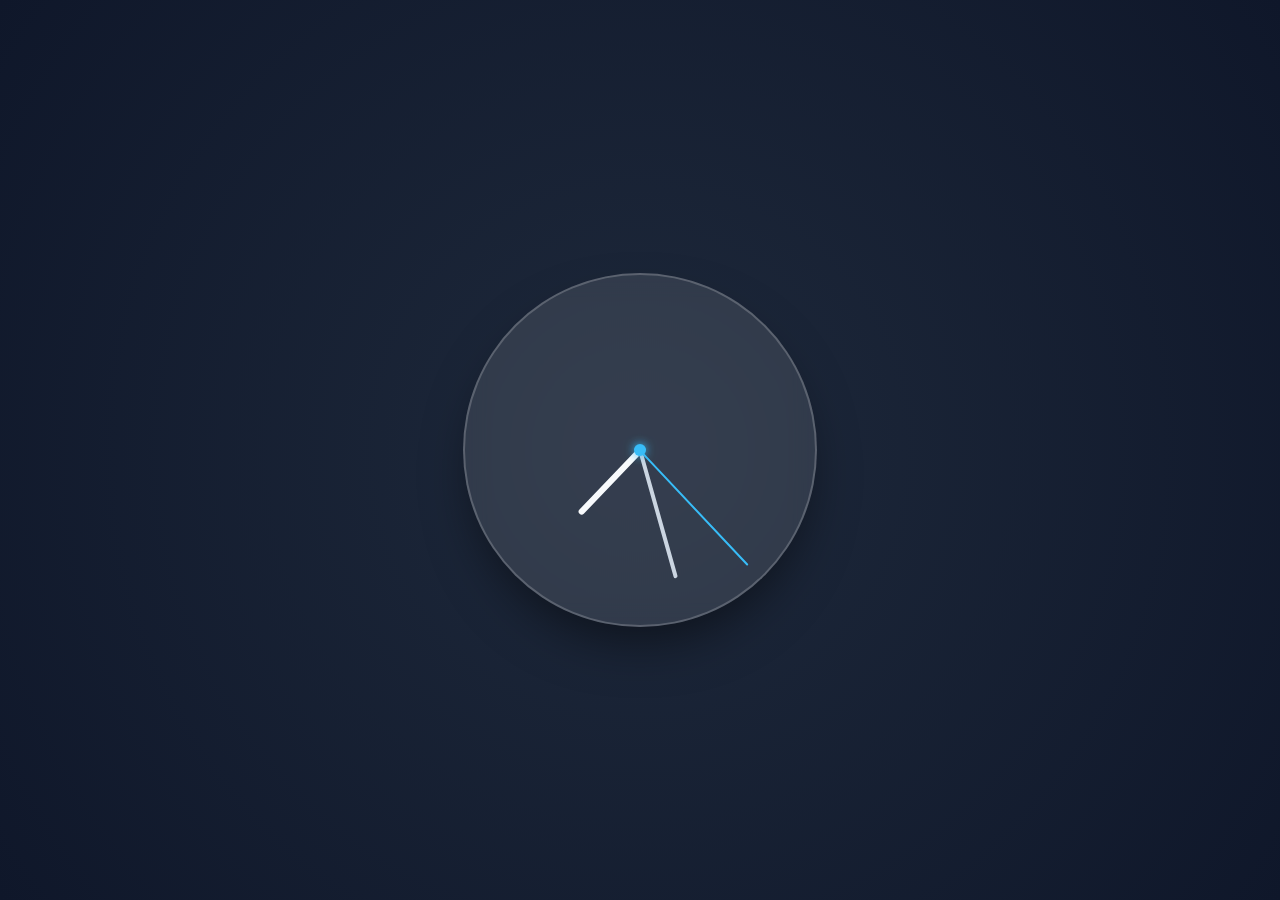
<file: JS-clock/index.html>
<!DOCTYPE html>
<html lang="en">
<head>
    <meta charset="UTF-8">
    <meta name="viewport" content="width=device-width, initial-scale=1.0">
    <link rel="stylesheet" href="./styles.css">
    <title>Modern Clock</title>
</head>
<body>
<div class="clock" id="mainClock">
    <div class="hand hour-hand"></div>
    <div class="hand min-hand"></div>
    <div class="hand second-hand"></div>
  </div>
  <script src="./script.js"></script>
</body>
</html>
</file>
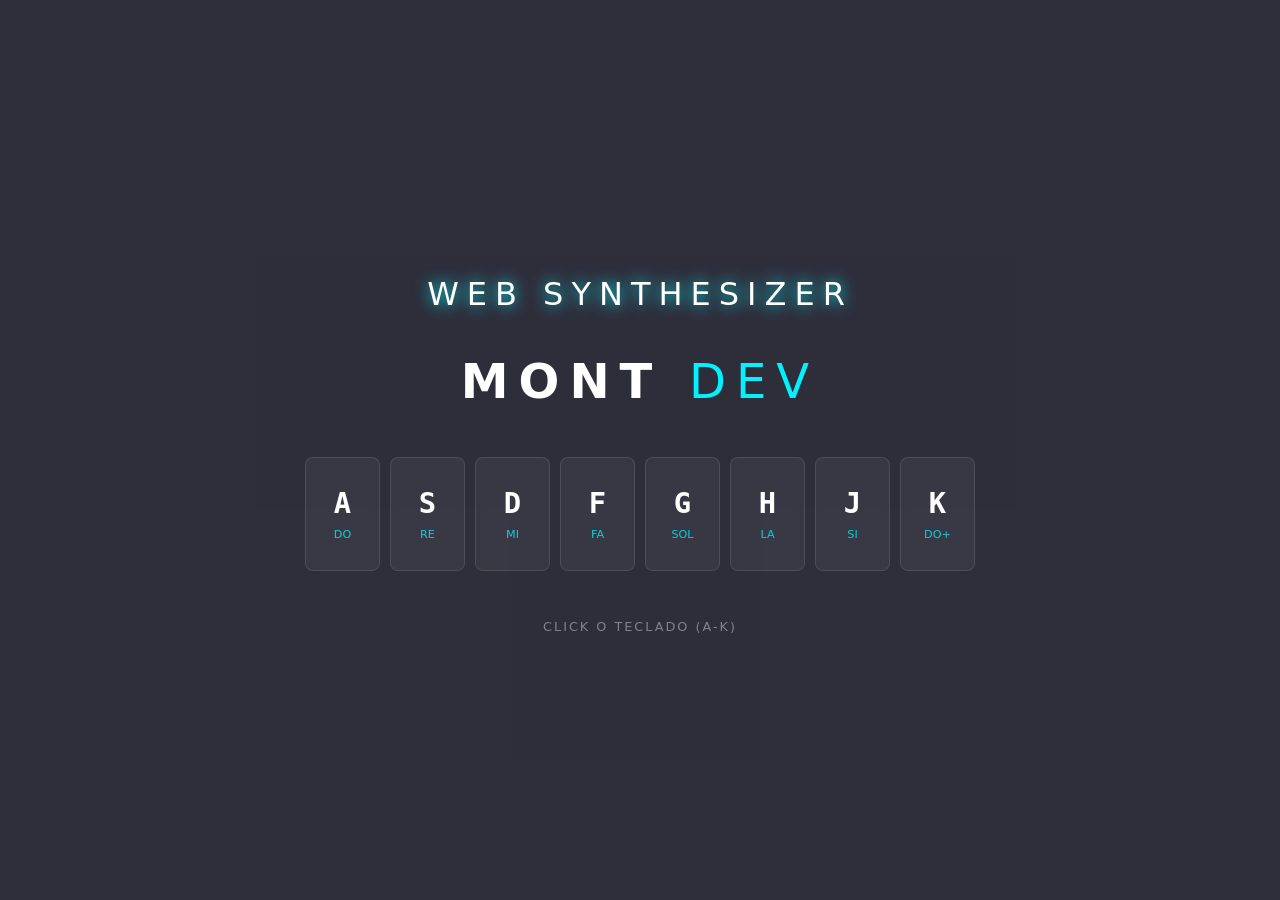
<file: JS-Synth/index.html>
<!DOCTYPE html>
<html lang="es">
<head>
  <meta charset="UTF-8">
  <meta name="viewport" content="width=device-width, initial-scale=1.0">
<link rel="icon" href="https://fav.farm/🖥" />
<link rel="stylesheet" href="./styles.css">
 <title>MontDev Synth Pro</title>
  <head>
    <div class="content-wrapper">
    <h1>Web Synthesizer</h1>

    <div class="brand-container" id="visualizer-target">
        <div class="logo">MONT <span>DEV</span></div>
    </div>
    
    <div class="synth">
      <div data-key="65" data-freq="261.63" class="key"><kbd>A</kbd><span class="note">Do</span></div>
      <div data-key="83" data-freq="293.66" class="key"><kbd>S</kbd><span class="note">Re</span></div>
      <div data-key="68" data-freq="329.63" class="key"><kbd>D</kbd><span class="note">Mi</span></div>
      <div data-key="70" data-freq="349.23" class="key"><kbd>F</kbd><span class="note">Fa</span></div>
      <div data-key="71" data-freq="392.00" class="key"><kbd>G</kbd><span class="note">Sol</span></div>
      <div data-key="72" data-freq="440.00" class="key"><kbd>H</kbd><span class="note">La</span></div>
      <div data-key="74" data-freq="493.88" class="key"><kbd>J</kbd><span class="note">Si</span></div>
      <div data-key="75" data-freq="523.25" class="key"><kbd>K</kbd><span class="note">Do+</span></div>
    </div>

    <p class="instructions">Click o Teclado (A-K)</p>
  </div>
  </head>        
    <script src="./script.js"></script>
  </body>
</html>
</file>
<file: JS-clock/styles.css>
:root {
      --clock-size: 350px;
      --glass-bg: rgba(255, 255, 255, 0.1);
      --glass-border: rgba(255, 255, 255, 0.2);
    }

    body {
      margin: 0;
      min-height: 100vh;
      display: flex;
      justify-content: center;
      align-items: center;
      background: #0f172a; /* Color oscuro profundo moderno */
      background-image: radial-gradient(circle at 50% 50%, #1e293b 0%, #0f172a 100%);
      font-family: 'Inter', system-ui, sans-serif;
    }

    .clock {
      width: var(--clock-size);
      height: var(--clock-size);
      background: var(--glass-bg);
      backdrop-filter: blur(12px);
      border: 2px solid var(--glass-border);
      border-radius: 50%;
      position: relative;
      box-shadow: 0 25px 50px -12px rgba(0, 0, 0, 0.5);
    }

    /* Centro del reloj */
    .clock::after {
      content: '';
      position: absolute;
      width: 12px;
      height: 12px;
      background: #38bdf8;
      border-radius: 50%;
      top: 50%;
      left: 50%;
      transform: translate(-50%, -50%);
      z-index: 10;
      box-shadow: 0 0 10px #38bdf8;
    }

    .hand {
      position: absolute;
      bottom: 50%;
      left: 50%;
      transform-origin: bottom center;
      border-radius: 10px;
      /* Eliminamos la transición de CSS para que el movimiento sea fluido vía JS */
    }

    .hour-hand {
      width: 6px;
      height: 25%;
      background: #f8fafc;
      z-index: 3;
    }

    .min-hand {
      width: 4px;
      height: 38%;
      background: #cbd5e1;
      z-index: 4;
    }

    .second-hand {
      width: 2px;
      height: 45%;
      background: #38bdf8; /* Color representativo de tecnología */
      z-index: 5;
    }

    /* Números o marcadores (opcional) */
    .marker {
      position: absolute;
      width: 100%;
      height: 100%;
      padding: 10px;
      box-sizing: border-box;
      text-align: center;
      color: var(--glass-border);
      font-weight: bold;
    }
</file>
<file: JS-Synth/styles.css>
:root {
      --primary: #00f2ff;
      --accent: #7000ff;
      /* Imagen de fondo (puedes cambiar esta URL por la que gustes) */
      --bg-image: url('https://images.unsplash.com/photo-1550745165-9bc0b252726f?auto=format&fit=crop&q=80&w=2070');
    }

    * {
      box-sizing: border-box;
    }

    body {
      margin: 0;
      padding: 0;
      font-family: 'Inter', system-ui, -apple-system, sans-serif;
      height: 100vh;
      display: flex;
      flex-direction: column;
      align-items: center;
      justify-content: center;
      overflow: hidden;
      /* Configuración del Background */
      background-image: var(--bg-image);
      background-size: cover;
      background-position: center;
      background-repeat: no-repeat;
    }

    /* Capa oscura para que el texto y las teclas resalten */
    body::before {
      content: "";
      position: absolute;
      top: 0; left: 0; right: 0; bottom: 0;
      background: rgba(10, 10, 25, 0.85);
      z-index: 0;
    }

     .brand-container {
      margin-bottom: 3rem;
      transition: transform 0.05s ease-out; /* Suaviza el rebote */
      will-change: transform, filter;
    }

    .logo{
        font-size: 3rem;
        font-weight: 900;
        letter-spacing: 10px;
        color: white;
        text-align: center;
    }

    .logo span{
        font-weight: 200;
        color: var(--primary);
    }
    
    .content-wrapper {
      position: relative;
      z-index: 1;
      text-align: center;
    }

    h1 {
      margin-bottom: 2.5rem;
      font-weight: 200;
      letter-spacing: 8px;
      text-transform: uppercase;
      color: white;
      text-shadow: 0 0 15px var(--primary);
    }

    .synth {
      display: flex;
      gap: 10px;
      
    }

    .key {
      border: 1px solid rgba(255, 255, 255, 0.1);
      border-radius: 8px;
      padding: 1.8rem 1rem;
      transition: all .1s cubic-bezier(0.4, 0, 0.2, 1);
      width: 75px;
      background: rgba(255, 255, 255, 0.05);
      backdrop-filter: blur(5px);
      cursor: pointer;
      user-select: none;
      display: flex;
      flex-direction: column;
      align-items: center;
    }

    kbd {
      display: block;
      font-size: 1.8rem;
      font-weight: 700;
      color: white;
      pointer-events: none;
    }

    .note {
      font-size: 0.7rem;
      text-transform: uppercase;
      margin-top: 8px;
      color: var(--primary);
      opacity: 0.8;
      pointer-events: none;
    }

    /* Efecto al presionar */
    .playing {
      transform: translateY(4px) scale(0.98);
      border-color: var(--primary);
      box-shadow: 0 0 30px var(--primary), inset 0 0 10px var(--primary);
      background: rgba(0, 242, 255, 0.15);
    }

    .instructions {
      margin-top: 3rem;
      color: rgba(255, 255, 255, 0.4);
      font-size: 0.8rem;
      text-transform: uppercase;
      letter-spacing: 2px;
    }
</file>
